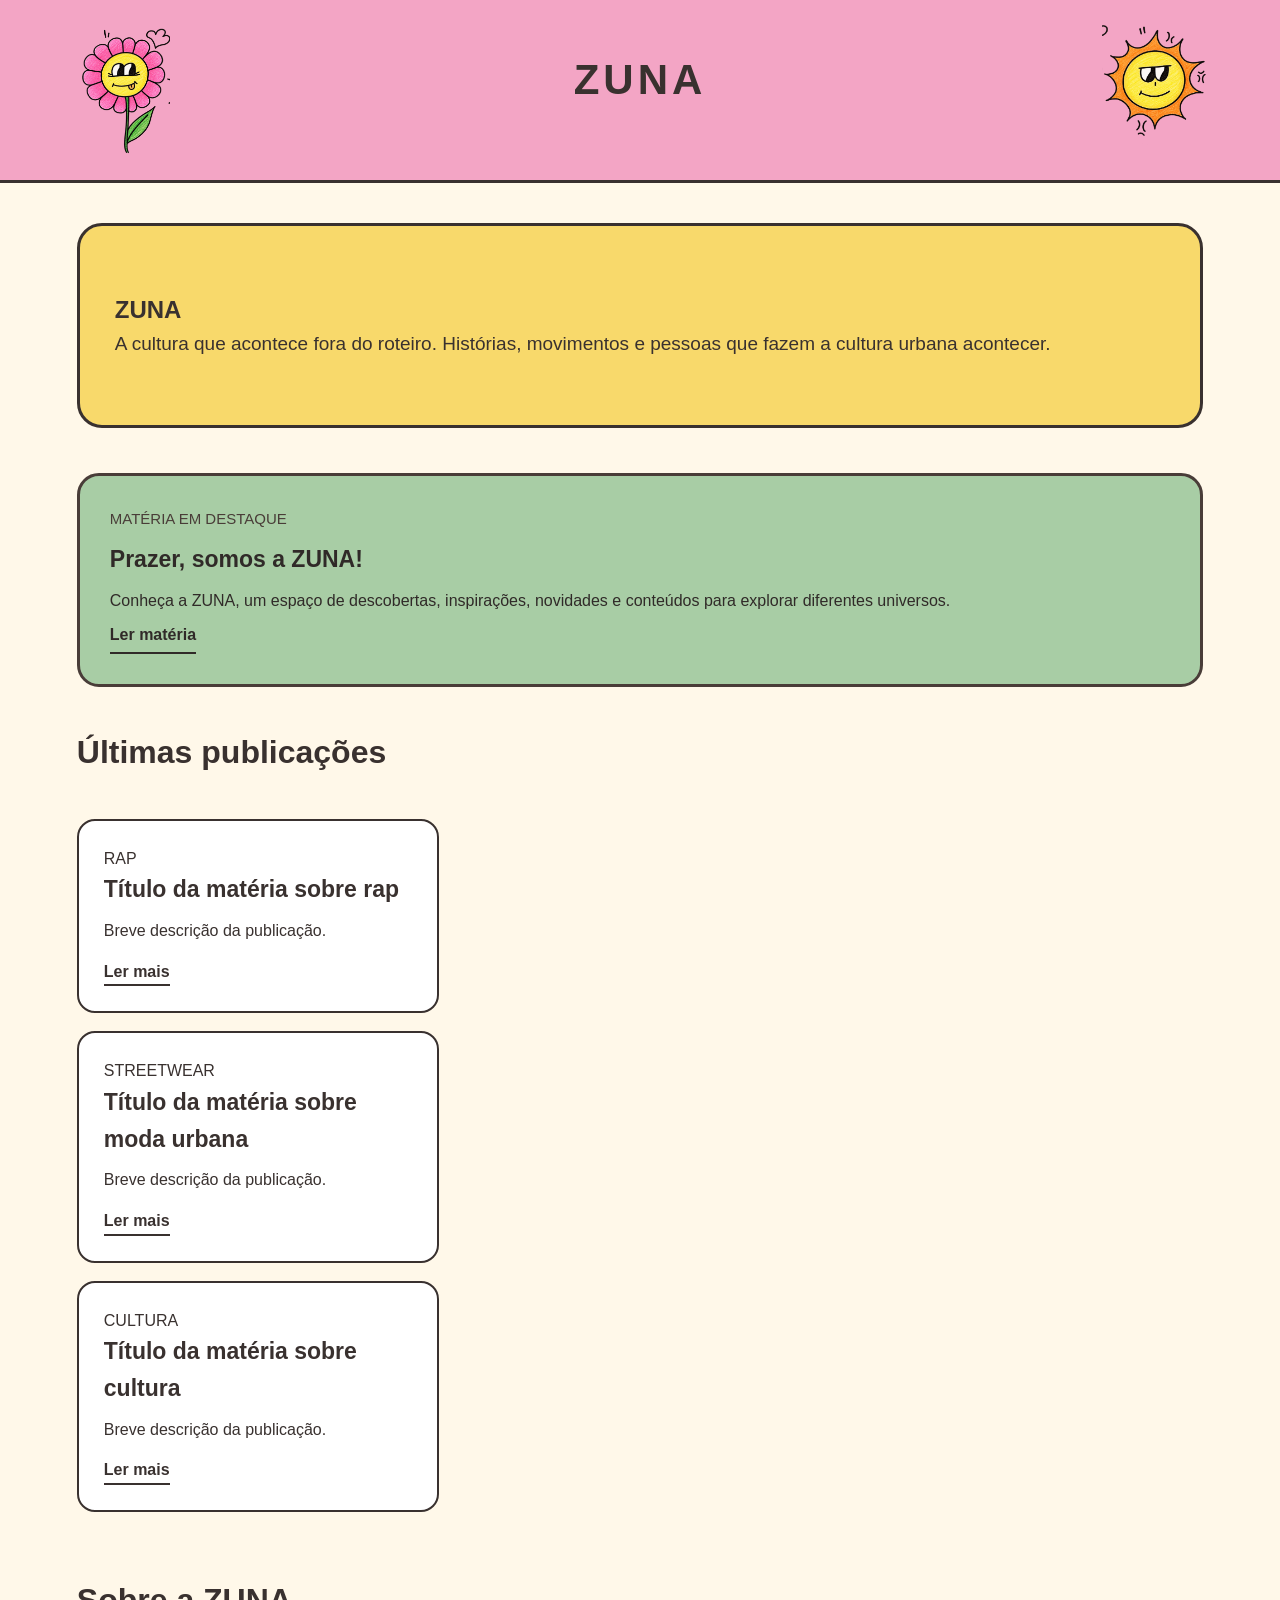
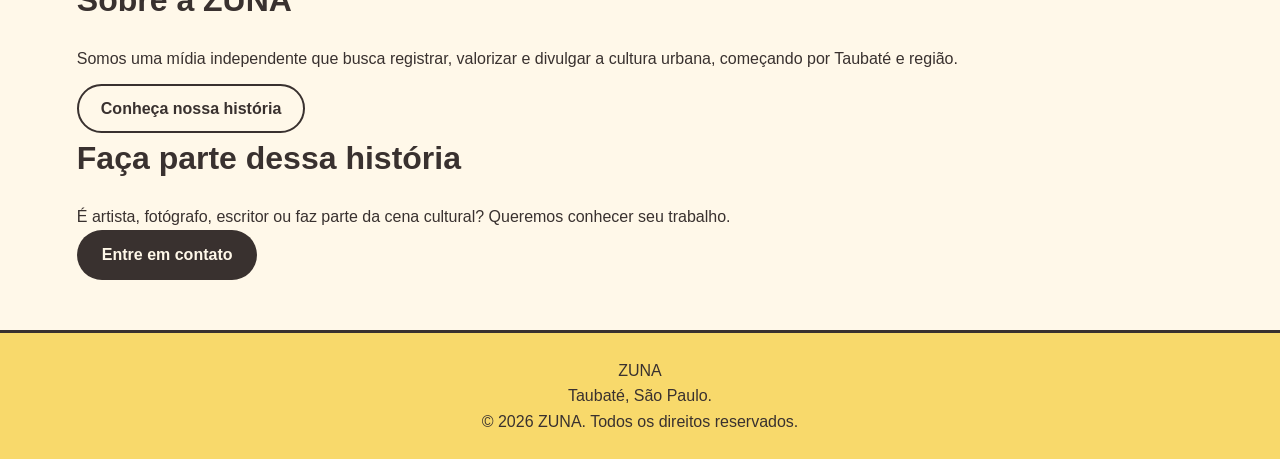
<file: index.html>
<!DOCTYPE html>
<html lang="pt-br">

<head>
    <meta charset="UTF-8">
    <meta name="viewport" content="width=device-width, initial-scale=1.0">

    <meta name="description" content="ZUNA — Mídia independente dedicada à cultura urbana, rap, streetwear e arte.">

    <title>ZUNA</title>

    <link rel="stylesheet" href="style.css">
</head>

<body>

    <!-- CABEÇALHO -->
<header class="cabecalho">

    <div class="mascote flor">
       <img src="flor.png" alt="flor da ZUNA">
    </div>

    <div class="logo">
        <a href="index.html">ZUNA</a>
    </div>

    <div class="mascote Sol">
      <img src="Sol.png" alt="Sol da ZUNA">
    </div>

</header>

    <ul id="lista-menu" class="menu-escondido">
        <li><a href="index.html">Página inicial</a></li>
        <li><a href="paginas/rap.html">Rap</a></li>
        <li><a href="paginas/streetwear.html">Streetwear</a></li>
        <li><a href="paginas/cultura.html">Cultura</a></li>
        <li><a href="paginas/sociedade.html">Sociedade</a></li>
        <li><a href="paginas/sobre.html">Sobre</a></li>
    </ul>

</nav>

    </header>


    <!-- CONTEÚDO PRINCIPAL -->
    <main>

        <!-- APRESENTAÇÃO -->
        <section id="apresentacao">

            <h1>ZUNA</h1>

            <p>
                A cultura que acontece fora do roteiro.
                Histórias, movimentos e pessoas que fazem
                a cultura urbana acontecer.
            </p>

        </section>


        <!-- DESTAQUE PRINCIPAL -->
       <div class="destaque-card">

    <span>MATÉRIA EM DESTAQUE</span>

    <h3>Prazer, somos a ZUNA!</h3>

    <p>
        Conheça a ZUNA, um espaço de descobertas,
        inspirações, novidades e conteúdos para
        explorar diferentes universos.
    </p>

    <a href="materia.html">Ler matéria</a>

</div>


        <!-- ÚLTIMAS MATÉRIAS -->
        <section id="materias">

            <h2>Últimas publicações</h2>

            <div class="lista-materias">

                <article>
                    <span>RAP</span>

                    <h3>Título da matéria sobre rap</h3>

                    <p>Breve descrição da publicação.</p>

                    <a href="#">Ler mais</a>
                </article>


                <article>
                    <span>STREETWEAR</span>

                    <h3>Título da matéria sobre moda urbana</h3>

                    <p>Breve descrição da publicação.</p>

                    <a href="#">Ler mais</a>
                </article>


                <article>
                    <span>CULTURA</span>

                    <h3>Título da matéria sobre cultura</h3>

                    <p>Breve descrição da publicação.</p>

                    <a href="#">Ler mais</a>
                </article>

            </div>

        </section>


        <!-- SOBRE A MARCA -->
        <section id="sobre">

            <h2>Sobre a ZUNA</h2>

           <p>
    Somos uma mídia independente que busca registrar,
    valorizar e divulgar a cultura urbana, começando por
    Taubaté e região.
</p>

<a href="sobre.html" class="botao-historia">
    Conheça nossa história
</a>

        <!-- COLABORE -->
        <section id="colabore">

            <h2>Faça parte dessa história</h2>

            <p>
                É artista, fotógrafo, escritor ou faz parte
                da cena cultural? Queremos conhecer seu trabalho.
            </p>

            <a href="jessicadiogeenes@gmail.com">
               

                <a href="mailto:jessicadiogeenes@gmail.comsubject=Quero%20fazer%20parte%20da%20WMARGEM"
   class="botao-contato">
  Entre em contato
</a>
            </a>

        </section>

    </main>


    <!-- RODAPÉ -->
    <footer>

        <p>ZUNA</p>

        <p>Taubaté, São Paulo.</p>

        <p>&copy; 2026 ZUNA. Todos os direitos reservados.</p>

    </footer>


    <script src="script.js"></script>

</body>

</html>
</file>
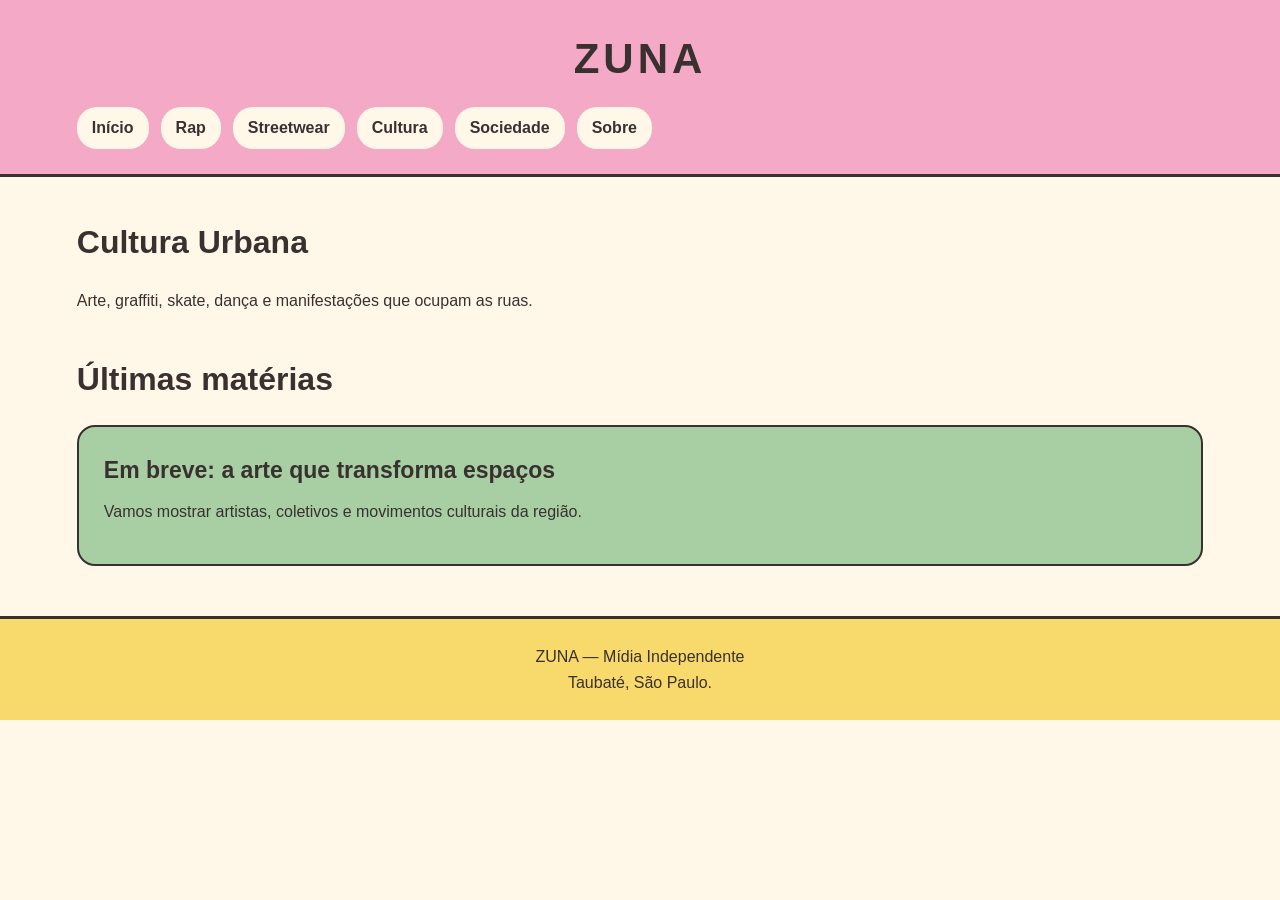
<file: cultura.html>
<!DOCTYPE html>
<html lang="pt-br">

<head>
    <meta charset="UTF-8">
    <meta name="viewport" content="width=device-width, initial-scale=1.0">
    <title>Cultura Urbana | ZUNA</title>
    <link rel="stylesheet" href="../style.css">
</head>

<body>

    <header>
        <h1>ZUNA</h1>
        <nav>
            <a href="../index.html">Início</a>
            <a href="rap.html">Rap</a>
            <a href="streetwear.html">Streetwear</a>
            <a href="cultura.html">Cultura</a>
            <a href="sociedade.html">Sociedade</a>
            <a href="sobre.html">Sobre</a>
        </nav>
    </header>

    <main>
        <section>
            <h2>Cultura Urbana</h2>
            <p>Arte, graffiti, skate, dança e manifestações que ocupam as ruas.</p>
        </section>

        <section>
            <h2>Últimas matérias</h2>
            <article>
                <h3>Em breve: a arte que transforma espaços</h3>
                <p>Vamos mostrar artistas, coletivos e movimentos culturais da região.</p>
            </article>
        </section>
    </main>

    <footer>
        <p>ZUNA — Mídia Independente</p>
        <p>Taubaté, São Paulo.</p>
    </footer>

</body>
</html>
</file>
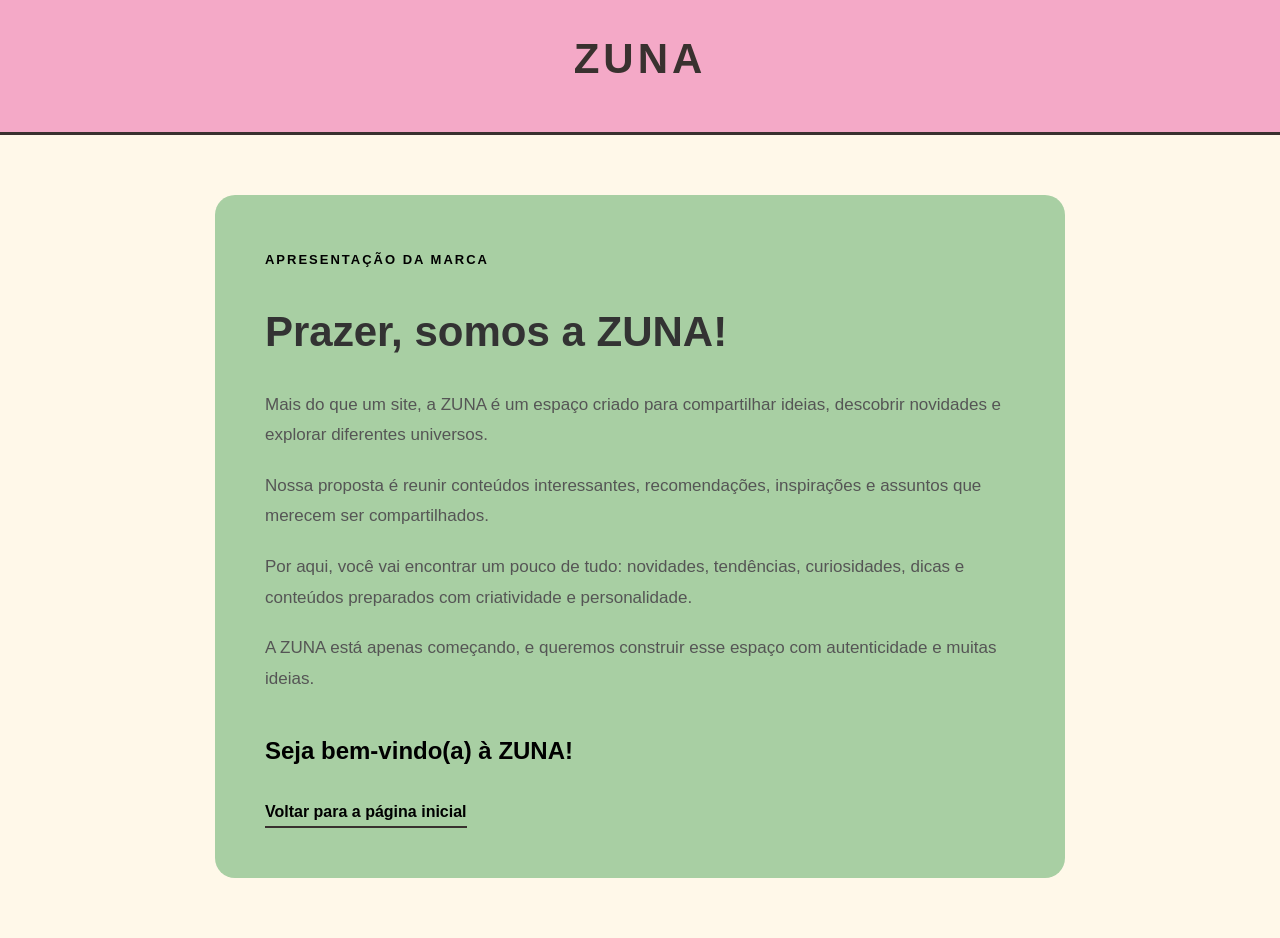
<file: materia.html>
<!DOCTYPE html>
<html lang="pt-br">

<head>
    <meta charset="UTF-8">
    <meta name="viewport" content="width=device-width, initial-scale=1.0">

    <title>Prazer, somos a ZUNA!</title>

    <link rel="stylesheet" href="style.css">
</head>

<body>

    <header>
        <h1>ZUNA</h1>
    </header>

    <main>

        <article class="materia-completa">

            <span>APRESENTAÇÃO DA MARCA</span>

            <h1>Prazer, somos a ZUNA!</h1>

            <p>
                Mais do que um site, a ZUNA é um espaço
                criado para compartilhar ideias, descobrir
                novidades e explorar diferentes universos.
            </p>

            <p>
                Nossa proposta é reunir conteúdos interessantes,
                recomendações, inspirações e assuntos que
                merecem ser compartilhados.
            </p>

            <p>
                Por aqui, você vai encontrar um pouco de tudo:
                novidades, tendências, curiosidades, dicas e
                conteúdos preparados com criatividade e personalidade.
            </p>

            <p>
                A ZUNA está apenas começando, e queremos
                construir esse espaço com autenticidade
                e muitas ideias.
            </p>

            <h2>Seja bem-vindo(a) à ZUNA!</h2>

            <a href="index.html">Voltar para a página inicial</a>

        </article>

    </main>

</body>
</html>
</file>
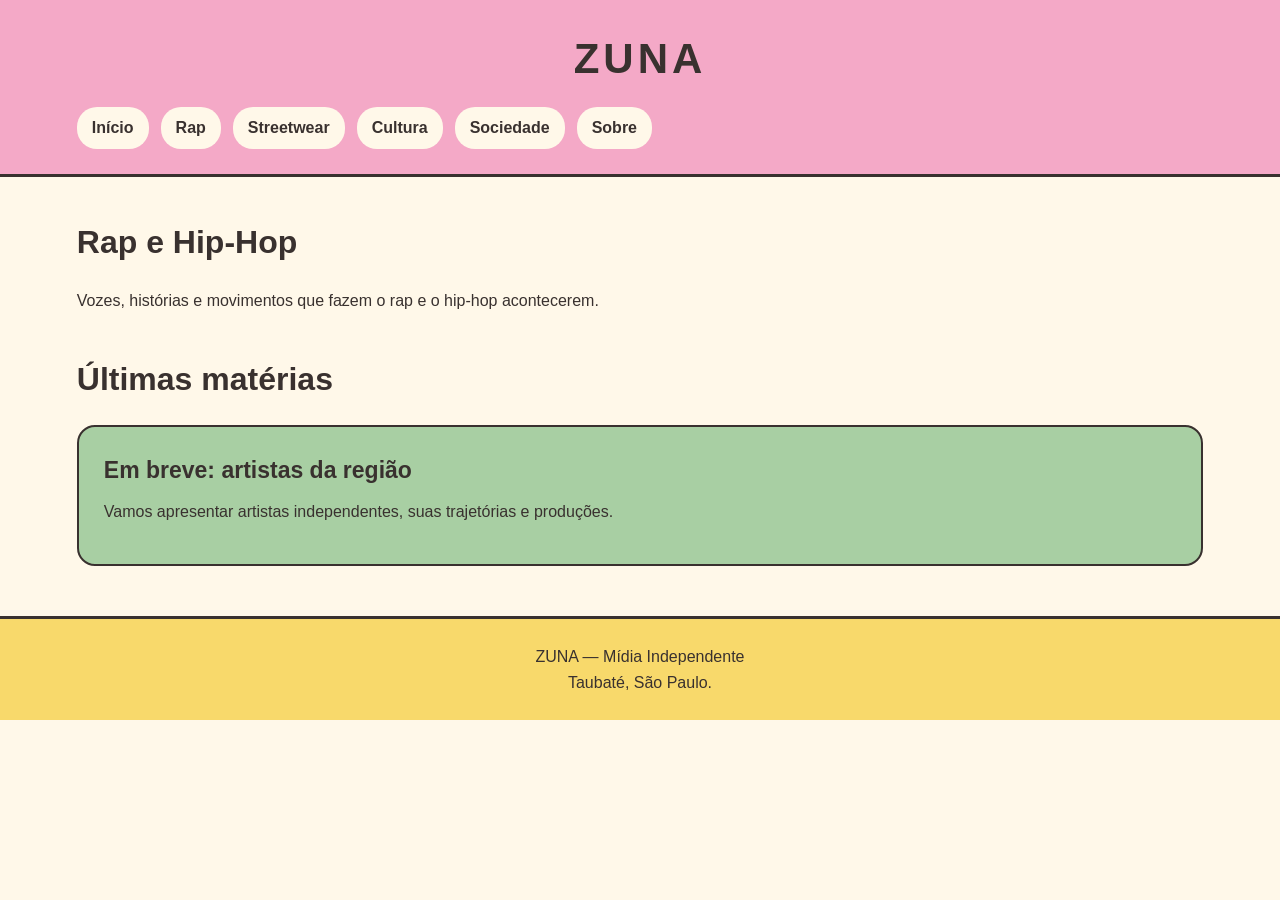
<file: rap.html>
<!DOCTYPE html>
<html lang="pt-br">

<head>
    <meta charset="UTF-8">
    <meta name="viewport" content="width=device-width, initial-scale=1.0">

    <title>Rap e Hip-Hop | ZUNA</title>

    <link rel="stylesheet" href="../style.css">
</head>

<body>

    <header>
        <h1>ZUNA</h1>

        <nav>
            <a href="../index.html">Início</a>
            <a href="rap.html">Rap</a>
            <a href="streetwear.html">Streetwear</a>
            <a href="cultura.html">Cultura</a>
            <a href="sociedade.html">Sociedade</a>
            <a href="sobre.html">Sobre</a>
        </nav>
    </header>

    <main>
        <section>
            <h2>Rap e Hip-Hop</h2>
            <p>
                Vozes, histórias e movimentos que fazem
                o rap e o hip-hop acontecerem.
            </p>
        </section>

        <section>
            <h2>Últimas matérias</h2>

            <article>
                <h3>Em breve: artistas da região</h3>
                <p>
                    Vamos apresentar artistas independentes,
                    suas trajetórias e produções.
                </p>
            </article>
        </section>
    </main>

    <footer>
        <p>ZUNA — Mídia Independente</p>
        <p>Taubaté, São Paulo.</p>
    </footer>

</body>
</html>
</file>
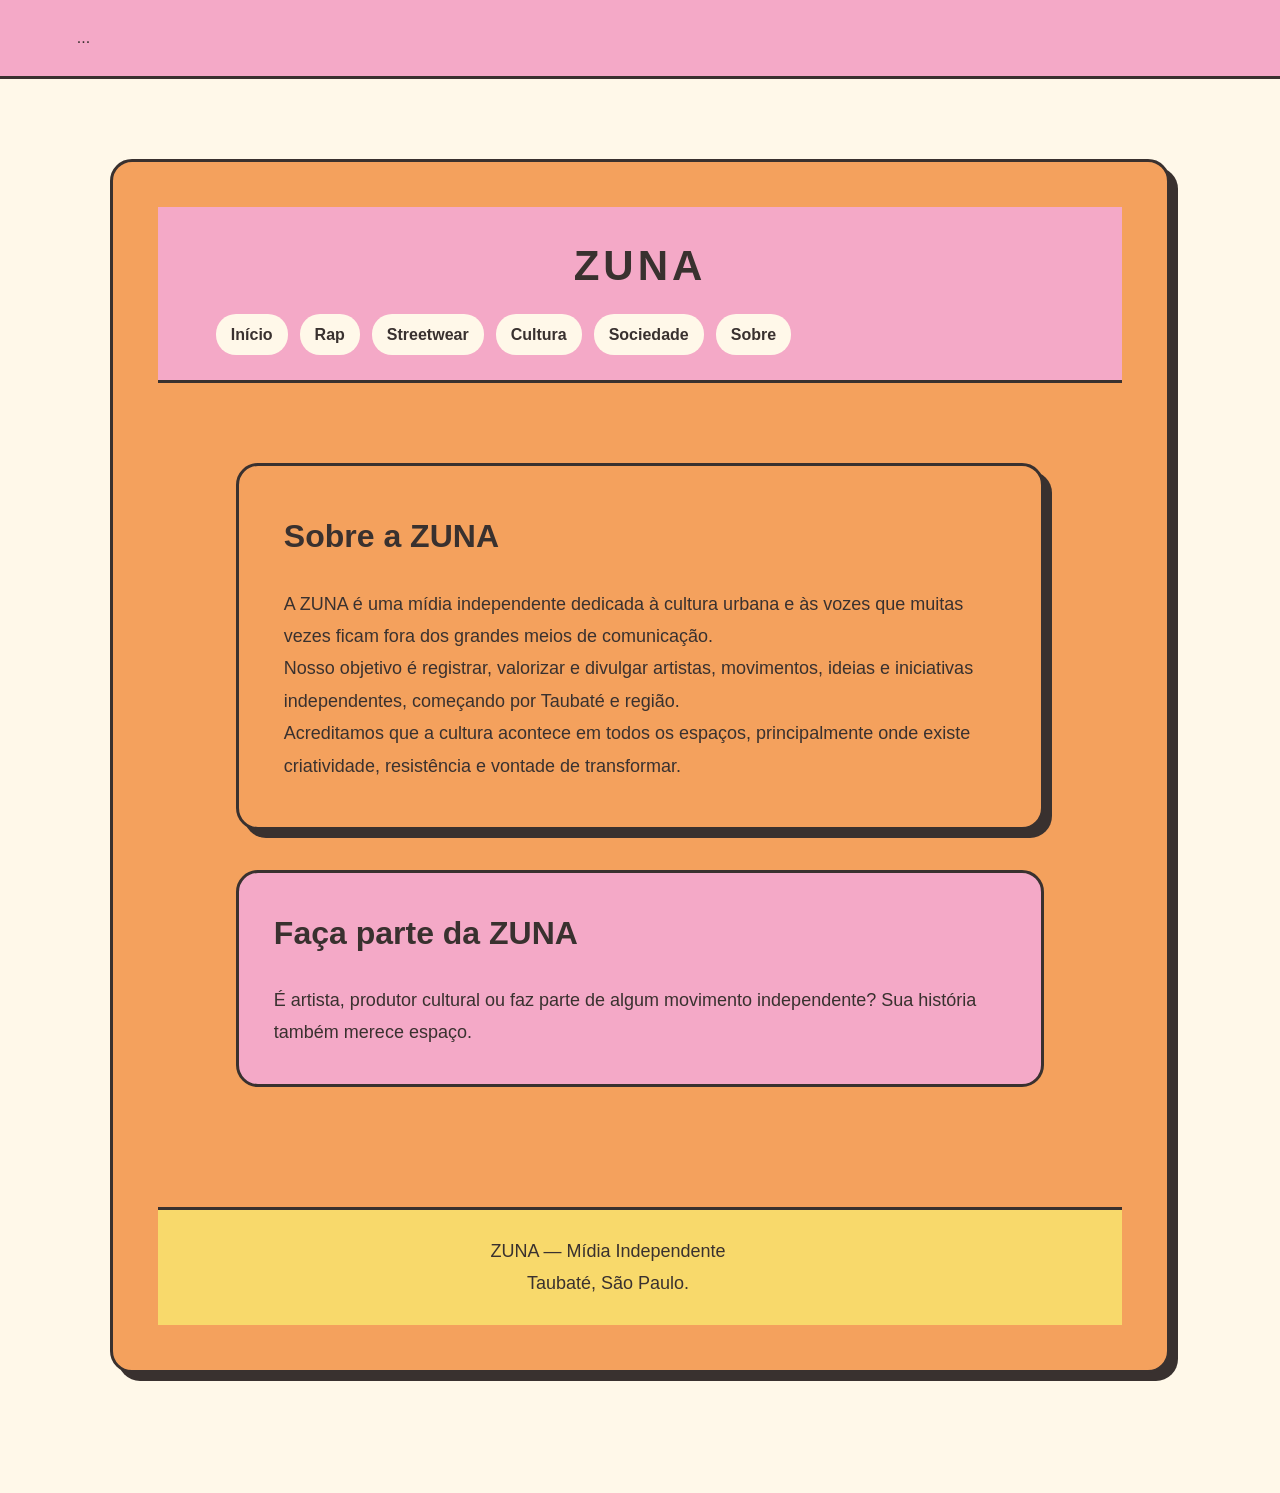
<file: sobre.html>
<!DOCTYPE html>
<html lang="pt-br">

<head>
    <meta charset="UTF-8">
    <meta name="viewport" content="width=device-width, initial-scale=1.0">
    <title>Sobre | ZUNA</title>
 <link rel="stylesheet" href="style.css">
</head>

<body class="pagina-sobre">

    <header>
        ...
    </header>

    <main>
        <section id="sobre">

    <header>
        <h1>ZUNA</h1>
        <nav>
            <a href="../index.html">Início</a>
            <a href="rap.html">Rap</a>
            <a href="streetwear.html">Streetwear</a>
            <a href="cultura.html">Cultura</a>
            <a href="sociedade.html">Sociedade</a>
            <a href="sobre.html">Sobre</a>
        </nav>
    </header>

    <main>
      <section id="sobre">
    <h2>Sobre a ZUNA</h2>

            <p>
                A ZUNA é uma mídia independente dedicada
                à cultura urbana e às vozes que muitas vezes
                ficam fora dos grandes meios de comunicação.
            </p>

            <p>
                Nosso objetivo é registrar, valorizar e divulgar
                artistas, movimentos, ideias e iniciativas
                independentes, começando por Taubaté e região.
            </p>

            <p>
                Acreditamos que a cultura acontece em todos os espaços,
                principalmente onde existe criatividade, resistência
                e vontade de transformar.
            </p>
        </section>

        <section>
            <h2>Faça parte da ZUNA</h2>
            <p>
                É artista, produtor cultural ou faz parte de algum
                movimento independente? Sua história também merece espaço.
            </p>
        </section>
    </main>

    <footer>
        <p>ZUNA — Mídia Independente</p>
        <p>Taubaté, São Paulo.</p>
    </footer>

</body>
</html>
</file>
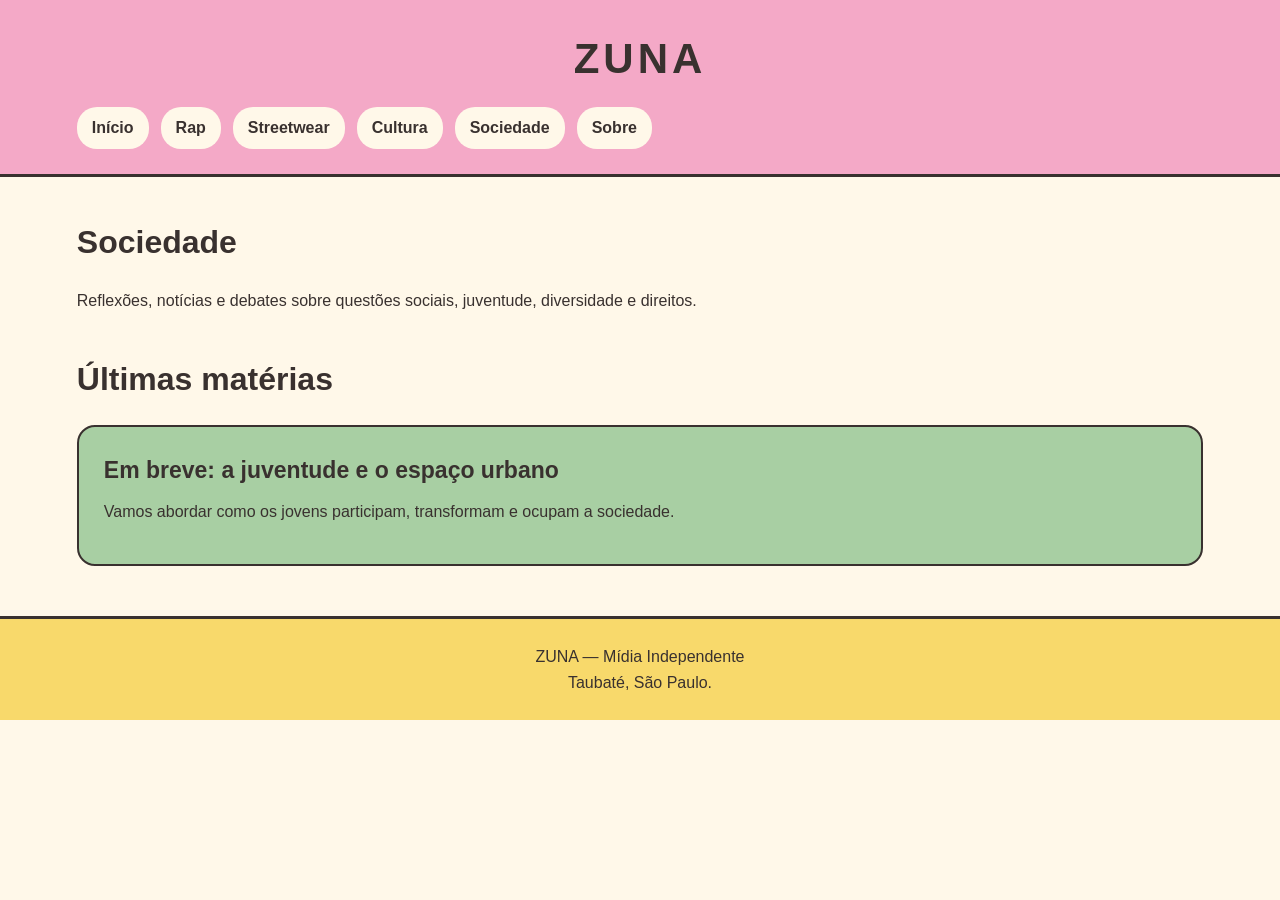
<file: sociedade.html>
<!DOCTYPE html>
<html lang="pt-br">

<head>
    <meta charset="UTF-8">
    <meta name="viewport" content="width=device-width, initial-scale=1.0">
    <title>Sociedade | ZUNA</title>
    <link rel="stylesheet" href="../style.css">
</head>

<body>

    <header>
        <h1>ZUNA</h1>
        <nav>
            <a href="../index.html">Início</a>
            <a href="rap.html">Rap</a>
            <a href="streetwear.html">Streetwear</a>
            <a href="cultura.html">Cultura</a>
            <a href="sociedade.html">Sociedade</a>
            <a href="sobre.html">Sobre</a>
        </nav>
    </header>

    <main>
        <section>
            <h2>Sociedade</h2>
            <p>
                Reflexões, notícias e debates sobre questões sociais,
                juventude, diversidade e direitos.
            </p>
        </section>

        <section>
            <h2>Últimas matérias</h2>
            <article>
                <h3>Em breve: a juventude e o espaço urbano</h3>
                <p>
                    Vamos abordar como os jovens participam,
                    transformam e ocupam a sociedade.
                </p>
            </article>
        </section>
    </main>

    <footer>
        <p>ZUNA — Mídia Independente</p>
        <p>Taubaté, São Paulo.</p>
    </footer>

</body>
</html>
</file>
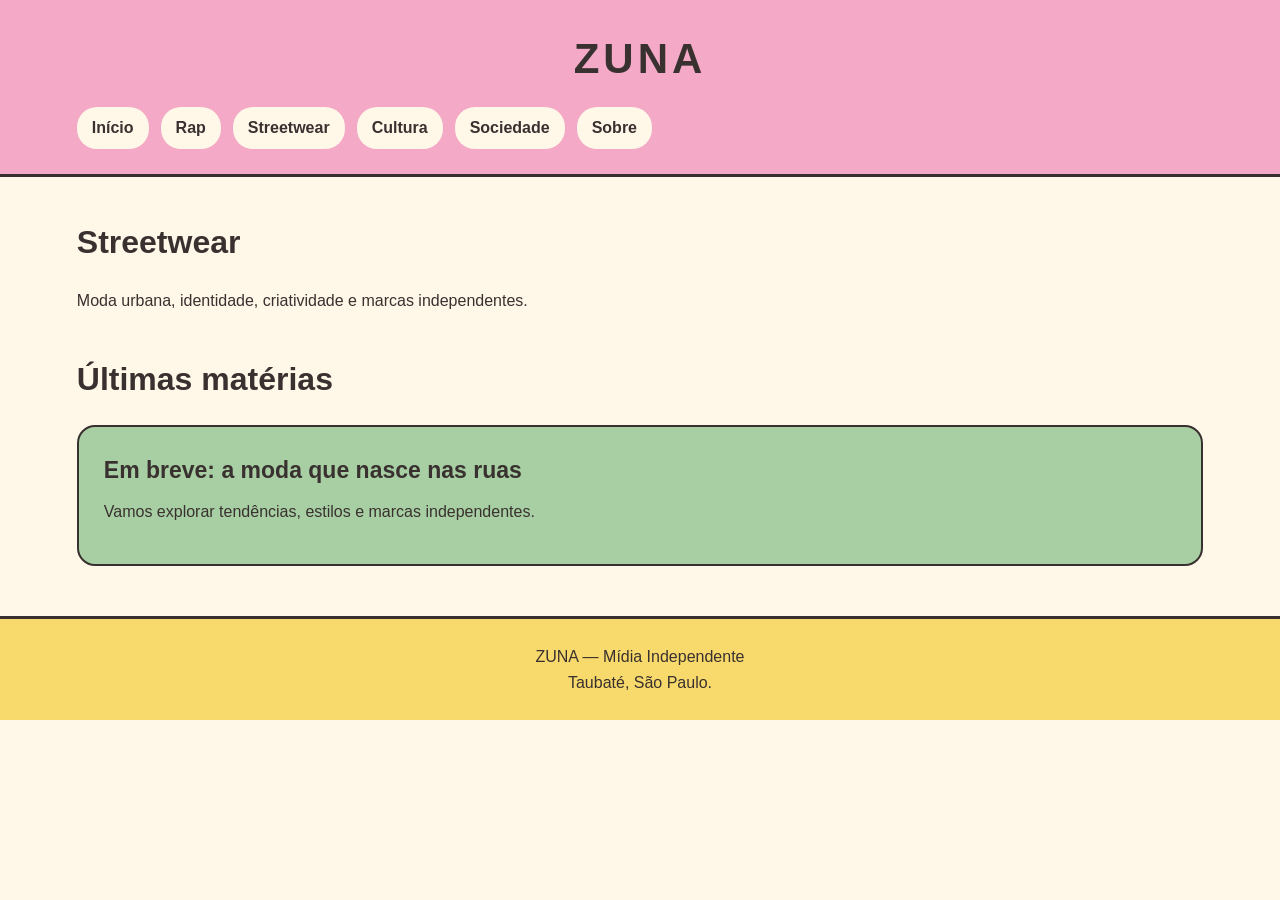
<file: streetwear.html>
<!DOCTYPE html>
<html lang="pt-br">

<head>
    <meta charset="UTF-8">
    <meta name="viewport" content="width=device-width, initial-scale=1.0">
    <title>Streetwear | ZUNA</title>
    <link rel="stylesheet" href="../style.css">
</head>

<body>

    <header>
        <h1>ZUNA</h1>
        <nav>
            <a href="../index.html">Início</a>
            <a href="rap.html">Rap</a>
            <a href="streetwear.html">Streetwear</a>
            <a href="cultura.html">Cultura</a>
            <a href="sociedade.html">Sociedade</a>
            <a href="sobre.html">Sobre</a>
        </nav>
    </header>

    <main>
        <section>
            <h2>Streetwear</h2>
            <p>Moda urbana, identidade, criatividade e marcas independentes.</p>
        </section>

        <section>
            <h2>Últimas matérias</h2>
            <article>
                <h3>Em breve: a moda que nasce nas ruas</h3>
                <p>Vamos explorar tendências, estilos e marcas independentes.</p>
            </article>
        </section>
    </main>

    <footer>
        <p>ZUNA — Mídia Independente</p>
        <p>Taubaté, São Paulo.</p>
    </footer>

</body>
</html>
</file>
<file: style.css>
/* ==========================
   ZUNA — IDENTIDADE VISUAL
========================== */

/* PALETA DE CORES */

:root {
    --rosa: #F4A9C7;
    --amarelo: #F8D96B;
    --verde: #A8CFA3;
    --laranja: #F4A15D;
    --creme: #FFF8E9;
    --branco: #FFFFFF;
    --texto: #39312F;
}

/* CONFIGURAÇÕES GERAIS */

* {
    margin: 0;
    padding: 0;
    box-sizing: border-box;
}

body {
    background-color: var(--creme);
    color: var(--texto);
    font-family: Arial, sans-serif;
    line-height: 1.6;
}

/* CABEÇALHO */

header {
    background-color: var(--rosa);
    padding: 25px 6%;
    border-bottom: 3px solid var(--texto);
}

header h1 {
    font-size: 42px;
    font-weight: 900;
    letter-spacing: 3px;
    margin-bottom: 15px;
}

nav {
    display: flex;
    flex-wrap: wrap;
    gap: 12px;
}

nav a {
    text-decoration: none;
    color: var(--texto);
    font-weight: bold;
    padding: 8px 15px;
    background-color: var(--creme);
    border-radius: 20px;
    transition: 0.3s;
}

nav a:hover {
    background-color: var(--amarelo);
    transform: rotate(-3deg);
}

/* CONTEÚDO PRINCIPAL */

main {
    width: 88%;
    max-width: 1200px;
    margin: 40px auto;
}

/* APRESENTAÇÃO */

#apresentacao {
    background-color: var(--amarelo);
    padding: 65px 35px;
    border: 3px solid var(--texto);
    border-radius: 25px;
    margin-bottom: 45px;
}

#apresentacao h2 {
    font-size: clamp(32px, 5vw, 55px);
    line-height: 1.1;
    max-width: 700px;
    margin-bottom: 20px;
}

#apresentacao p {
    font-size: 19px;
}

/* TÍTULOS */

section h2 {
    font-size: 32px;
    margin-bottom: 20px;
}

/* MATÉRIA EM DESTAQUE */

#destaque {
    margin-bottom: 45px;
}

#destaque article {
    background-color: var(--verde);
    padding: 30px;
    border: 3px solid var(--texto);
    border-radius: 20px;
}

article h3 {
    font-size: 23px;
    margin-bottom: 10px;
}

article p {
    margin-bottom: 15px;
}

article a {
    display: inline-block;
    color: var(--texto);
    font-weight: bold;
    text-decoration: none;
    border-bottom: 2px solid var(--texto);
}

/* ÚLTIMAS PUBLICAÇÕES */

/* ORGANIZAÇÃO DAS MATÉRIAS */

#materias {
    display: grid;
    grid-template-columns: repeat(3, 1fr);
    gap: 20px;
    margin-bottom: 45px;
}

#materias h2 {
    grid-column: 1 / -1;
}

#materias article {
    background-color: var(--branco);
    border: 2px solid var(--texto);
    border-radius: 18px;
    padding: 25px;
    margin-bottom: 0;
    transition: 0.3s;
}

#materias {
    margin-bottom: 45px;
}

#materias article {
    background-color: var(--branco);
    border: 2px solid var(--texto);
    border-radius: 18px;
    padding: 25px;
    margin-bottom: 18px;
    transition: 0.3s;
}

#materias article:hover {
    transform: translateY(-5px);
    background-color: var(--rosa);
}

/* SOBRE */

/* SOBRE */

.pagina-sobre main {
    max-width: 1100px;
    margin: 60px auto;
    padding: 20px;
}

.pagina-sobre #sobre {
    background-color: var(--laranja);
    padding: 45px;
    border: 3px solid var(--texto);
    border-radius: 22px;
    margin-bottom: 40px;
    box-shadow: 8px 8px 0 var(--texto);
}

.pagina-sobre h2 {
    font-size: 32px;
    margin-bottom: 25px;
    color: var(--texto);
}

.pagina-sobre #sobre p {
    font-size: 18px;
    line-height: 1.8;
    max-width: 850px;
}

.pagina-sobre main section:nth-child(2) {
    background-color: var(--rosa);
    padding: 35px;
    border: 3px solid var(--texto);
    border-radius: 22px;
    margin-bottom: 40px;
}

.pagina-sobre main section:nth-child(2) p {
    font-size: 18px;
    line-height: 1.7;
}

.pagina-sobre footer {
    text-align: center;
    padding: 25px;
}
/* CONTATO */

#contato {
    background-color: var(--rosa);
    padding: 35px;
    border: 3px solid var(--texto);
    border-radius: 22px;
}

/* RODAPÉ */

footer {
    background-color: var(--amarelo);
    padding: 25px;
    text-align: center;
    border-top: 3px solid var(--texto);
    margin-top: 50px;
}

/* PÁGINAS INTERNAS */

main section {
    margin-bottom: 40px;
}

main section article {
    background-color: var(--verde);
    padding: 25px;
    border: 2px solid var(--texto);
    border-radius: 18px;
}

/* CELULAR */

@media (max-width: 600px) {    
     #materias {
        grid-template-columns: 1fr;
    }

    header h1 {
        font-size: 32px;
    }

    nav {
        gap: 8px;
    }

    nav a {
        font-size: 13px;
        padding: 7px 11px;
    }

    main {
        width: 92%;
    }

    #apresentacao {
        padding: 40px 22px;
    }

    #apresentacao h2 {
        font-size: 35px;
    }

}

/* CABEÇALHO WARGEM */

header {
    display: block;
    text-align: left;
}

header h1 {
    width: 100%;
    text-align: center;
    font-size: 42px;
    font-weight: 900;
    letter-spacing: 4px;
    margin-bottom: 15px;
}

header h1 a,
header > a {
    color: var(--texto);
    text-decoration: none;
    font-size: inherit;
    font-weight: 900;
    letter-spacing: 4px;
}

nav {
    justify-content: flex-start;
}

.cabecalho {
    display: flex;
    justify-content: space-between;
    align-items: center;
    padding: 25px 50px;
    background-color: #f3a5c5;
}

.logo {
    flex: 1;
    text-align: center;
}

.logo a {
    text-decoration: none;
    color: #292929;
    font-size: 45px;
    font-weight: bold;
}

.mascote {
    width: 150px;
    display: flex;
    justify-content: center;
}

.mascote img {
    width: 130px;
    height: 130px;
    object-fit: contain;
}

/* LOGOTIPO */

.logo {
    width: 100%;
    text-align: center;
    margin-bottom: 20px;
}

.logo a {
    color: var(--texto);
    text-decoration: none;
    font-size: 42px;
    font-weight: 900;
    letter-spacing: 4px;
    display: inline-block;
}

/* MENU */

header {
    display: block;
}

nav {
    justify-content: flex-start;
}

.botao-contato {
    display: inline-block;
    background-color: var(--texto);
    color: var(--creme);
    padding: 12px 25px;
    border-radius: 25px;
    text-decoration: none;
    font-weight: bold;
    transition: 0.3s;
}

.botao-contato:hover {
    background-color: var(--laranja);
    color: var(--texto);
    transform: translateY(-3px);
}

/* MENU SUSPENSO */

.menu {
    position: relative;
}

#botao-menu {
    background-color: var(--creme);
    color: var(--texto);
    border: none;
    border-radius: 20px;
    padding: 10px 18px;
    font-size: 16px;
    font-weight: bold;
    cursor: pointer;
}

#lista-menu {
    position: absolute;
    top: 45px;
    left: 0;
    background-color: var(--creme);
    list-style: none;
    padding: 10px;
    border: 2px solid var(--texto);
    border-radius: 15px;
    min-width: 160px;
    z-index: 10;
}

#lista-menu li {
    margin: 5px 0;
}

#lista-menu a {
    display: block;
    color: var(--texto);
    text-decoration: none;
    padding: 8px;
    border-radius: 10px;
}

#lista-menu a:hover {
    background-color: var(--amarelo);
}

.menu-escondido {
    display: none;
}

.menu-aberto {
    display: block;
}

/* LINKS DO SITE */

a {
    color: var(--texto);
    text-decoration: none;
}

a:visited {
    color: var(--texto);
}

a:hover {
    color: var(--laranja);
}

/* BOTÃO CONHEÇA NOSSA HISTÓRIA */

.botao-historia {
    display: inline-block;
    background-color: var(--creme);
    color: var(--texto);
    padding: 10px 22px;
    margin-top: 12px;
    border: 2px solid var(--texto);
    border-radius: 25px;
    font-weight: bold;
    text-decoration: none;
    transition: 0.3s;
}

.botao-historia:hover {
    background-color: var(--amarelo);
    color: var(--texto);
    transform: translateY(-3px);
}

/* MASCOTES WMARGEM */

.mascotes {
    display: flex;
    justify-content: center;
    margin: 15px auto;
}

.mascotes img {
    width: 280px;
    max-width: 80%;
    height: auto;
}

/* MASCOTES INTERATIVOS */

.mascotes-piscando {
    width: 420px;
    max-width: 90%;
    aspect-ratio: 7 / 8;

    margin: 20px auto;

    background-image: url("imagens/Flor e Sol em Estilo Doodle.png");
    background-size: 200% 100%;
    background-position: left top;
    background-repeat: no-repeat;

    cursor: pointer;
    transition: background-position 0.1s;
}

/* PISCADINHA */

.mascotes-piscando:hover {
    background-position: right top;
}

/* PÁGINA DA MATÉRIA */

.materia-completa {
    max-width: 850px;
    margin: 60px auto;
    padding: 50px;
    background-color:var(--verde);
    border-radius: 20px;
    line-height: 1.8;
}

.materia-completa span {
    color: #000000;
    font-size: 13px;
    font-weight: bold;
    letter-spacing: 2px;
}

.materia-completa h1 {
    font-size: 42px;
    color: #333;
    margin: 20px 0;
}

.materia-completa p {
    font-size: 17px;
    color: #555;
    margin-bottom: 20px;
}

.materia-completa h2 {
    color: #000000;
    margin-top: 35px;
}

.materia-completa a {
    display: inline-block;
    margin-top: 25px;
    color: #000000;
    text-decoration: none;
    font-weight: bold;
}

/* CARD DA MATÉRIA EM DESTAQUE */

.destaque-card {
    background-color: #a8cda5;
    border: 3px solid #493d38;
    border-radius: 22px;
    padding: 30px;
    margin: 25px 0 40px;
    transition: transform 0.3s ease;
}

.destaque-card:hover {
    transform: translateY(-4px);
}

.destaque-card span {
    font-size: 15px;
    color: #493d38;
}

.destaque-card h3 {
    font-size: 23px;
    margin: 10px 0;
    color: #302a28;
}

.destaque-card p {
    font-size: 16px;
    line-height: 1.6;
    color: #302a28;
}

.destaque-card a {
    display: inline-block;
    margin-top: 8px;
    color: #302a28;
    font-weight: bold;
    text-decoration: none;
    border-bottom: 2px solid #302a28;
    padding-bottom: 5px;
}

.mascote.sol {
    display: flex;
    justify-content: flex-end;
    align-items: center;
}

.mascote.sol img {
    width: 130px;
    height: auto;
    object-fit: contain;
}

/* INTERAÇÃO DOS MASCOTES */

.mascote img {
    transition: transform 0.3s ease;
    cursor: pointer;
}

.mascote img:hover {
    animation: piscar 0.35s ease;
}

@keyframes piscar {
    0% {
        transform: scaleY(1);
    }

    40% {
        transform: scaleY(0.08);
    }

    70% {
        transform: scaleY(1);
    }

    100% {
        transform: scaleY(1);
    }
}
</file>
